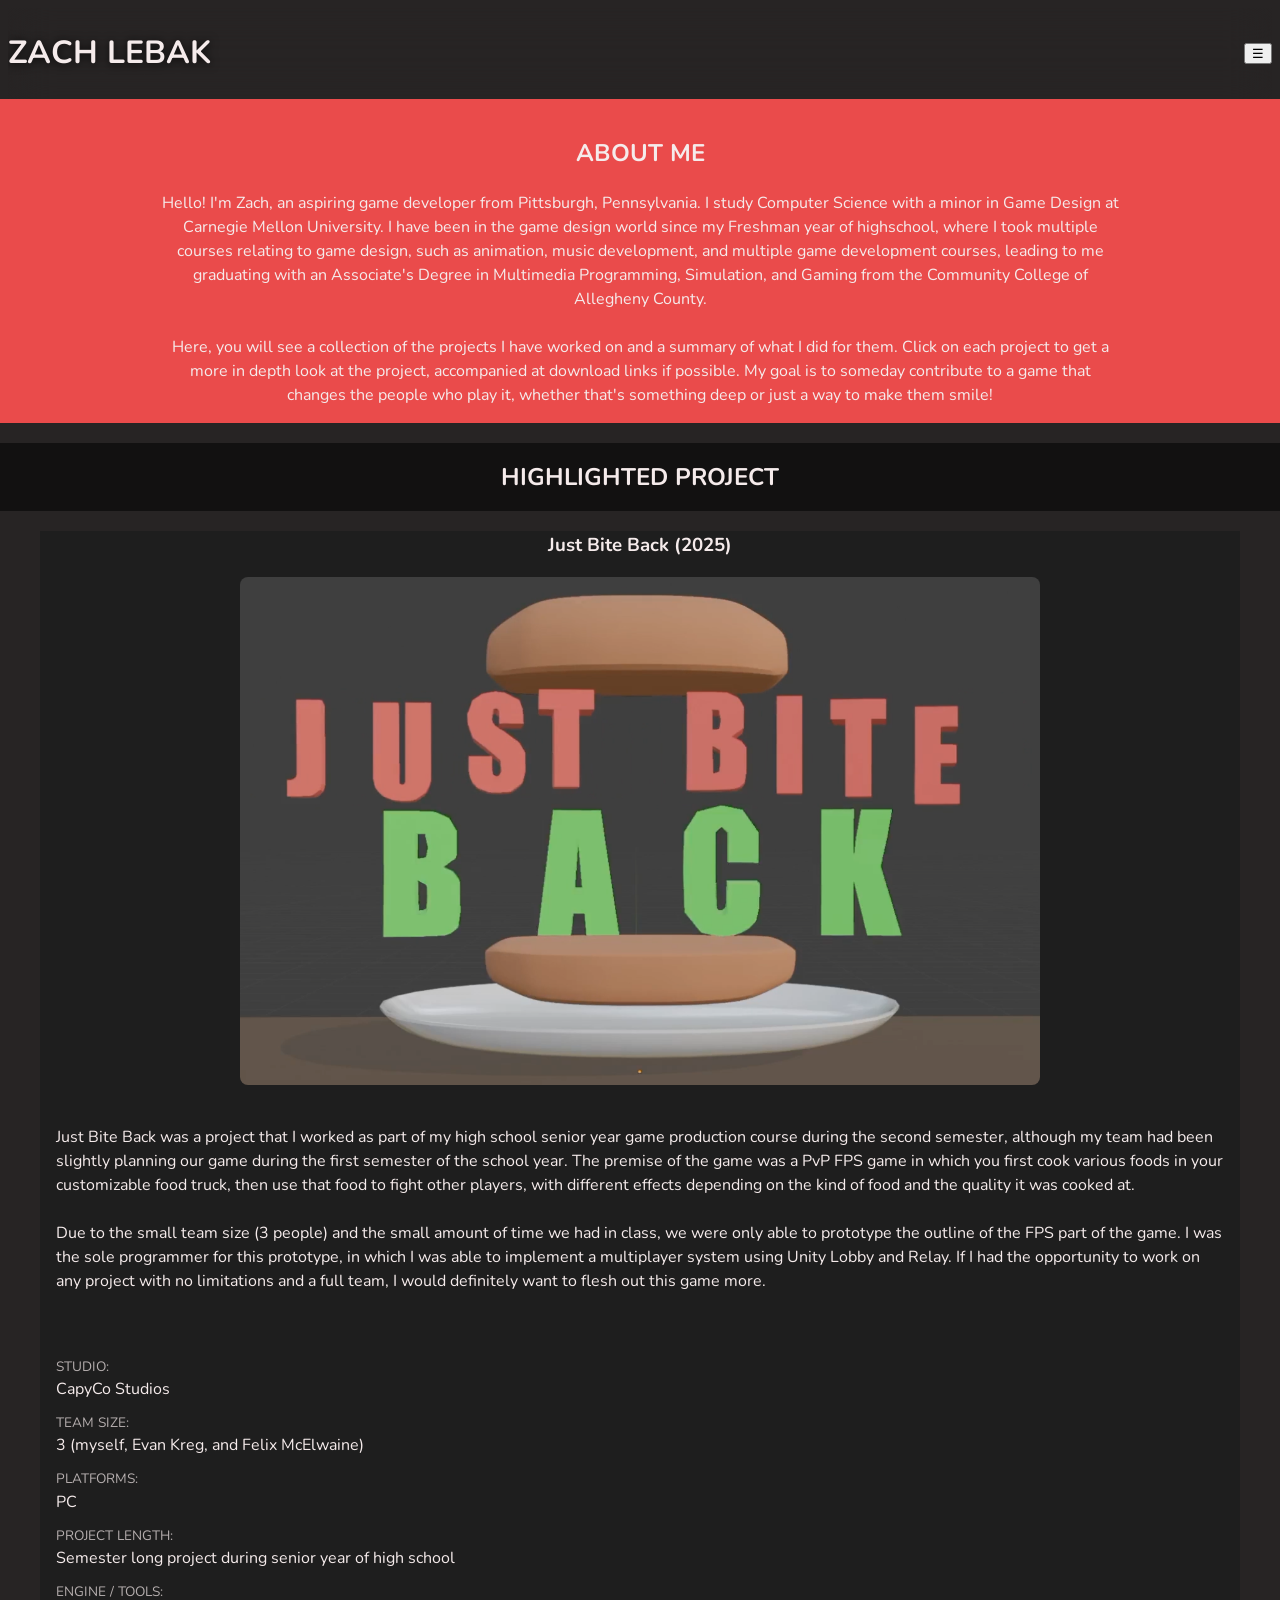
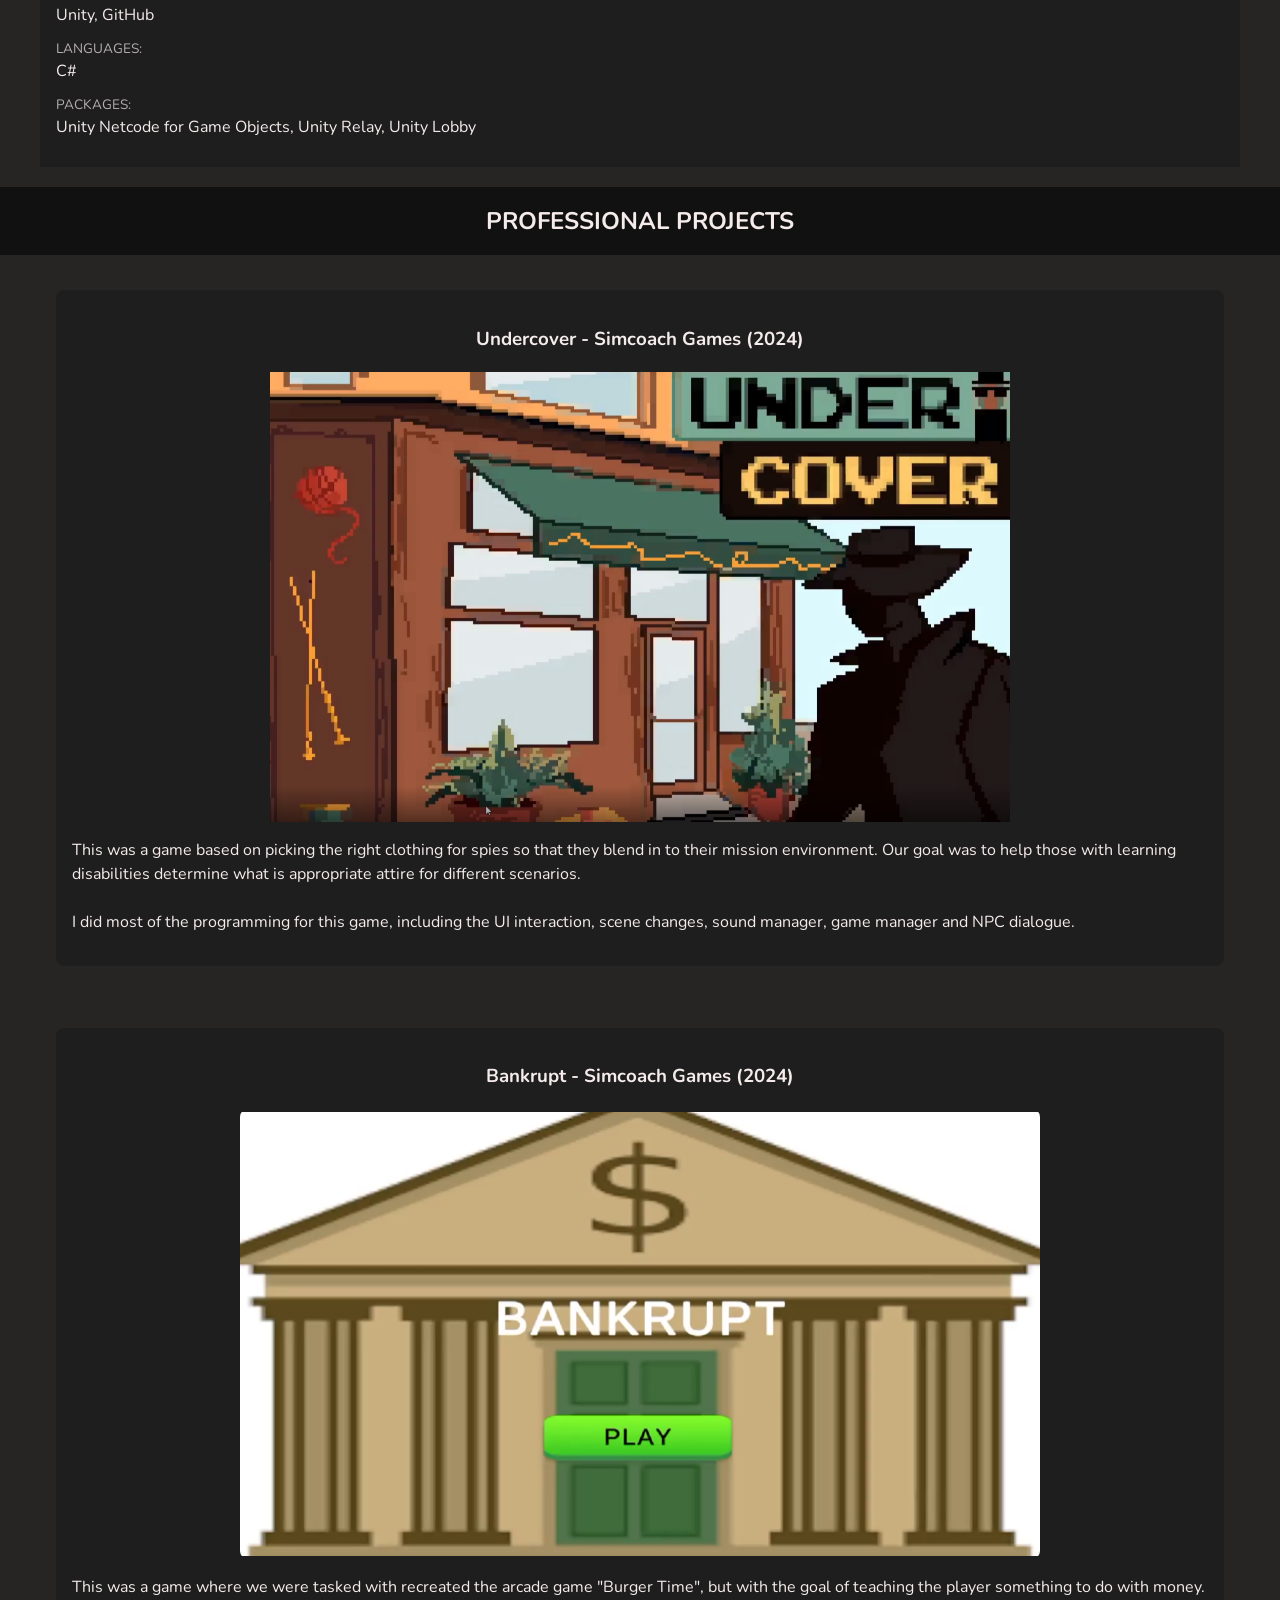
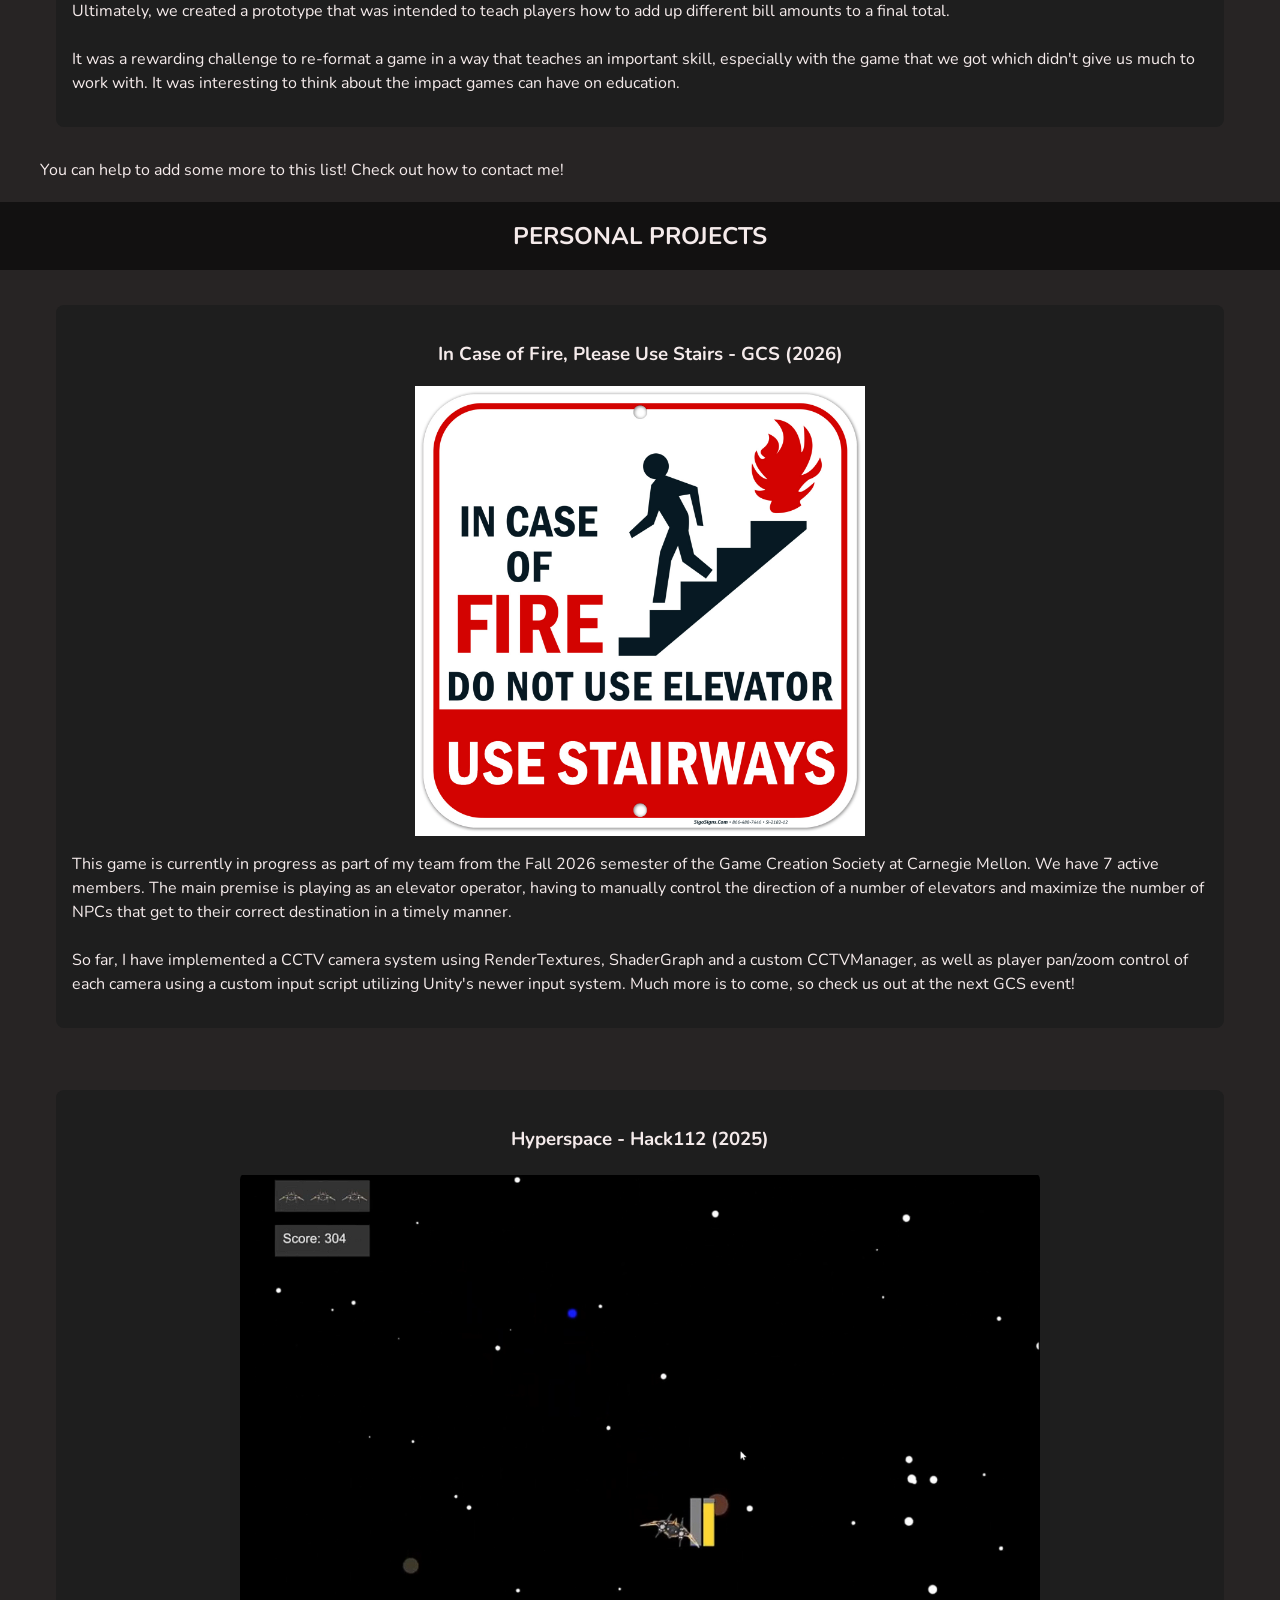
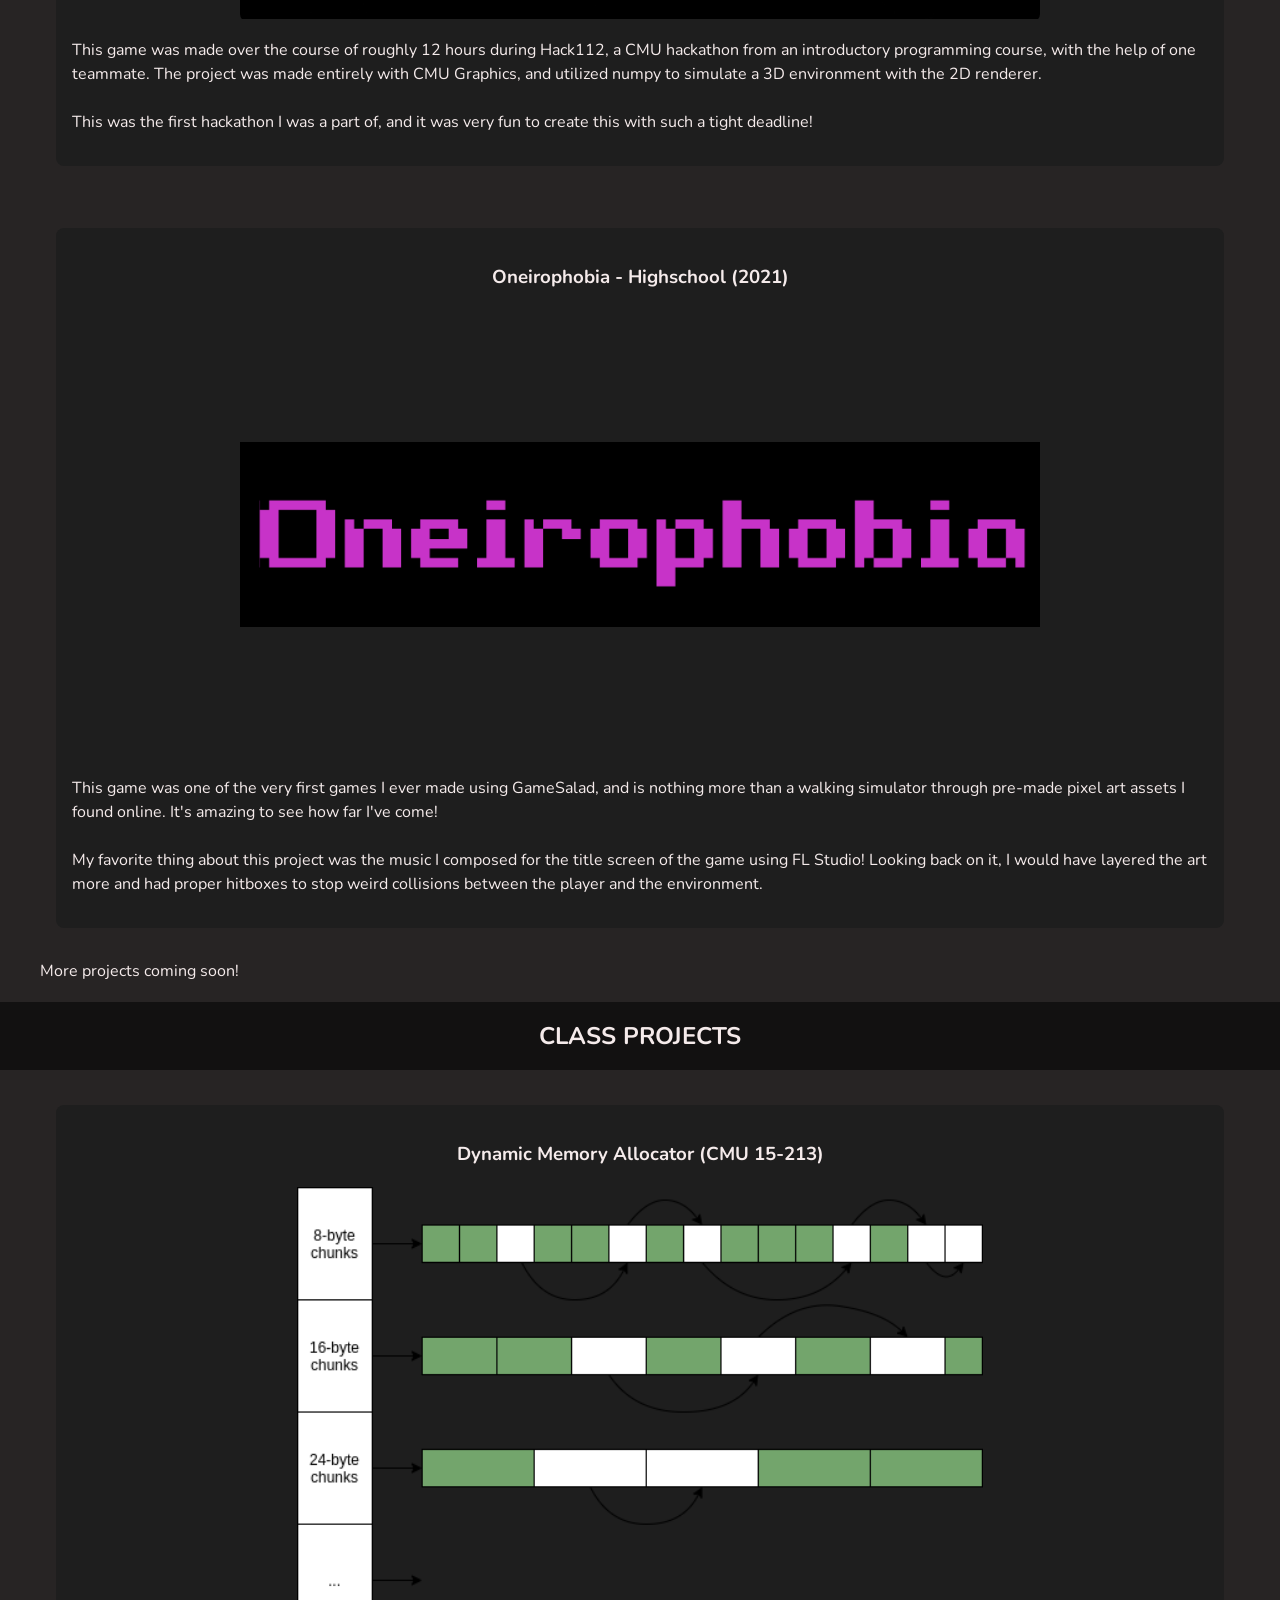
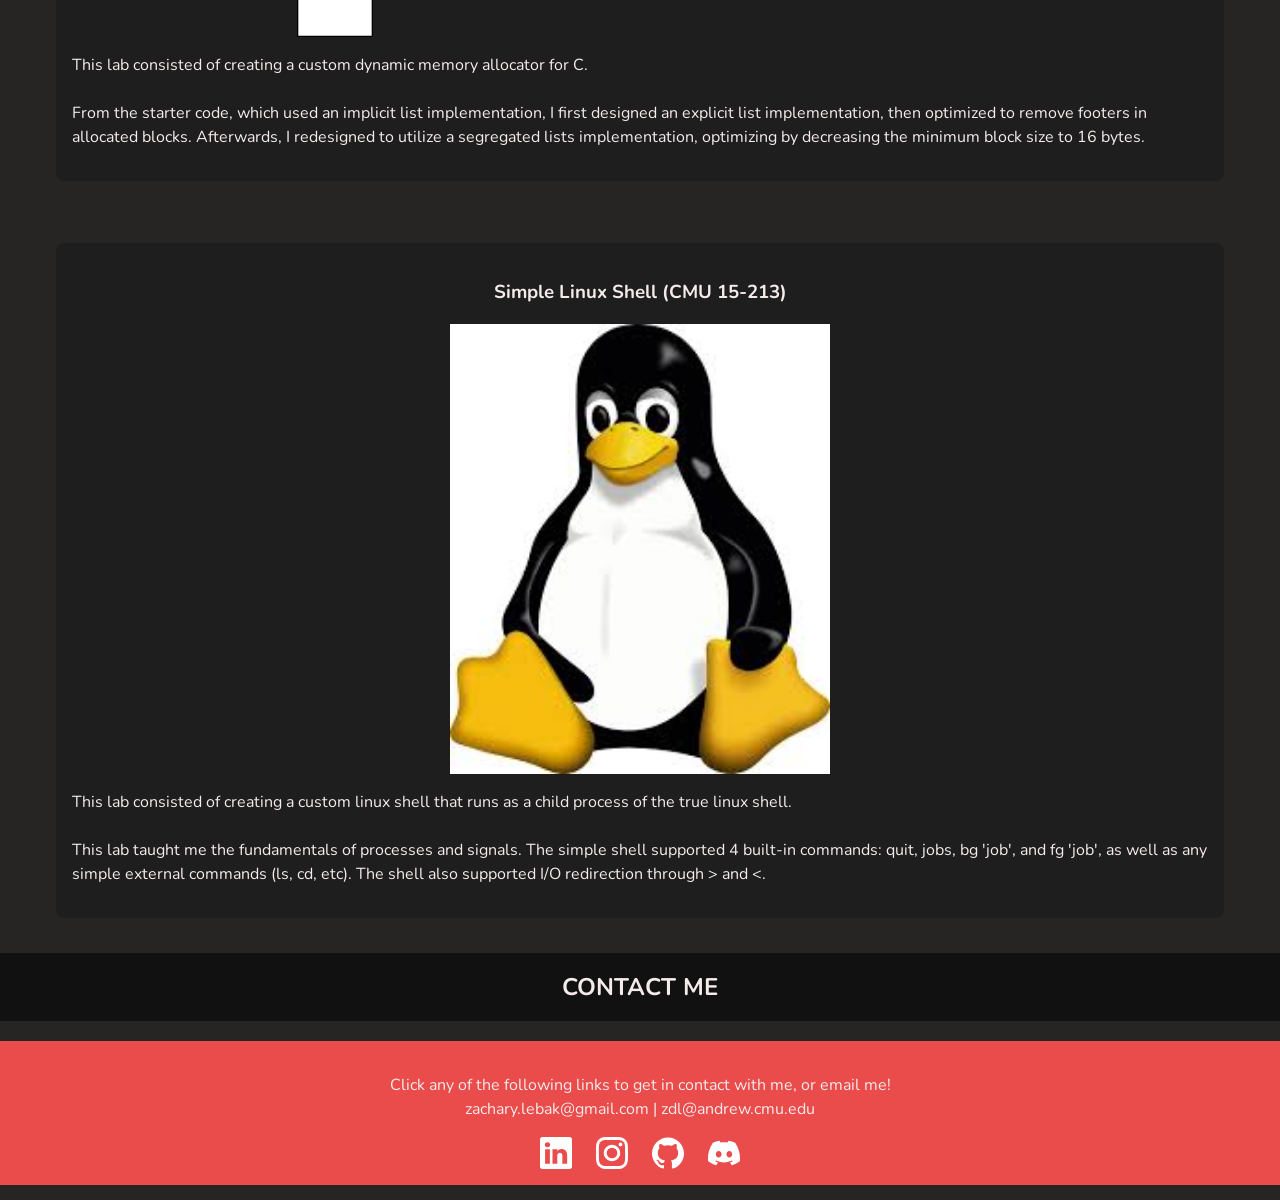
<file: index.html>
<!doctype html>
<html>
  <head>
    <meta name="viewport" content="width=device-width, initial-scale=1.0" />
    <link rel="preconnect" href="https://fonts.googleapis.com" />
    <link rel="preconnect" href="https://fonts.gstatic.com" crossorigin />
    <link
      href="https://fonts.googleapis.com/css2?family=Nunito:wght@400;600;700&display=swap"
      rel="stylesheet"
    />
    <link rel="stylesheet" href="style.css" />
    <title>Portfolio - Zach Lebak</title>
  </head>

  <body>
    <div id="loader" aria-hidden="true">
      <div class="spinner"></div>
    </div>

    <!--Header-->
    <header>
      <a href="index.html">
        <h1>ZACH LEBAK</h1>
      </a>
      <button class="nav-toggle">☰</button>
      <nav class="site-nav">
        <button class="nav-close" aria-label="Close Menu">✕</button>
        <a href="index.html"><img src="img/house-fill.svg" alt="" /> HOME</a>
        <a href="index.html#about"
          ><img src="img/person-badge.svg" alt="" /> ABOUT</a
        >
        <a href="index.html#prof-projects"
          ><img src="img/people-fill.svg" alt="" /> PROFESSIONAL PROJECTS</a
        >
        <a href="index.html#pers-projects"
          ><img src="img/heart-fill.svg" alt="" /> PERSONAL PROJECTS</a
        >
        <a href="resume.pdf"
          ><img src="img/file-earmark-person-fill.svg" alt="" /> RESUME</a
        >
        <a href="index.html#contact"
          ><img src="img/chat-fill.svg" alt="" /> CONTACT</a
        >
      </nav>
    </header>

    <!--Main-->
    <main>
      <!--About Me Section-->
      <section class="about-me-section" id="about">
        <h2>ABOUT ME</h2>
        <p>
          Hello! I'm Zach, an aspiring game developer from Pittsburgh,
          Pennsylvania. I study Computer Science with a minor in Game Design at
          Carnegie Mellon University. I have been in the game design world since
          my Freshman year of highschool, where I took multiple courses relating
          to game design, such as animation, music development, and multiple
          game development courses, leading to me graduating with an Associate's
          Degree in Multimedia Programming, Simulation, and Gaming from the
          Community College of Allegheny County.

          <br />
          <br />

          Here, you will see a collection of the projects I have worked on and a
          summary of what I did for them. Click on each project to get a more in
          depth look at the project, accompanied at download links if possible.
          My goal is to someday contribute to a game that changes the people who
          play it, whether that's something deep or just a way to make them
          smile!
        </p>
      </section>

      <!--Highlighted Project Section-->
      <section id="highlighted-project">
        <h2 class="header-band">HIGHLIGHTED PROJECT</h2>

        <!--Project-->
        <article class="featured-project">
          <a href="just-bite-back.html">
            <h3>Just Bite Back (2025)</h3>
            <img
              src="img/JustBiteBackLogo.png"
              alt="Just Bite Back caption photo"
            />
          </a>

          <div class="featured-details">
            <p>
              Just Bite Back was a project that I worked as part of my high
              school senior year game production course during the second
              semester, although my team had been slightly planning our game
              during the first semester of the school year. The premise of the
              game was a PvP FPS game in which you first cook various foods in
              your customizable food truck, then use that food to fight other
              players, with different effects depending on the kind of food and
              the quality it was cooked at.

              <br /><br />

              Due to the small team size (3 people) and the small amount of time
              we had in class, we were only able to prototype the outline of the
              FPS part of the game. I was the sole programmer for this
              prototype, in which I was able to implement a multiplayer system
              using Unity Lobby and Relay. If I had the opportunity to work on
              any project with no limitations and a full team, I would
              definitely want to flesh out this game more.
            </p>

            <dl>
              <dt>Studio:</dt>
              <dd>CapyCo Studios</dd>

              <dt>Team Size:</dt>
              <dd>3 (myself, Evan Kreg, and Felix McElwaine)</dd>

              <dt>Platforms:</dt>
              <dd>PC</dd>

              <dt>Project Length:</dt>
              <dd>Semester long project during senior year of high school</dd>

              <dt>Engine / Tools:</dt>
              <dd>Unity, GitHub</dd>

              <dt>Languages:</dt>
              <dd>C#</dd>

              <dt>Packages:</dt>
              <dd>Unity Netcode for Game Objects, Unity Relay, Unity Lobby</dd>
            </dl>
          </div>
        </article>
      </section>

      <!--Professional Projects Section-->
      <section id="prof-projects">
        <h2 class="header-band">PROFESSIONAL PROJECTS</h2>

        <div class="project-grid">
          <article class="project-card">
            <a href="undercover.html">
              <h3>Undercover - Simcoach Games (2024)</h3>
              <img src="img/Undercover.png" alt="Undercover Main Title" />
            </a>

            <div class="card-details">
              <p>
                This was a game based on picking the right clothing for spies so
                that they blend in to their mission environment. Our goal was to
                help those with learning disabilities determine what is
                appropriate attire for different scenarios.
                <br /><br />
                I did most of the programming for this game, including the UI
                interaction, scene changes, sound manager, game manager and NPC
                dialogue.
              </p>
            </div>
          </article>

          <article class="project-card">
            <a href="bankrupt.html">
              <h3>Bankrupt - Simcoach Games (2024)</h3>
              <img src="img/bankrupt.png" alt="Bankrupt Main Title" />
            </a>

            <div class="card-details">
              <p>
                This was a game where we were tasked with recreated the arcade
                game "Burger Time", but with the goal of teaching the player
                something to do with money. Ultimately, we created a prototype
                that was intended to teach players how to add up different bill
                amounts to a final total.
                <br /><br />
                It was a rewarding challenge to re-format a game in a way that
                teaches an important skill, especially with the game that we got
                which didn't give us much to work with. It was interesting to
                think about the impact games can have on education.
              </p>
            </div>
          </article>
        </div>

        <p>
          You can help to add some more to this list! Check out how to
          <a href="#contact">contact me!</a>
        </p>
      </section>

      <!-- Personal Projects Section-->
      <section id="pers-projects">
        <h2 class="header-band">PERSONAL PROJECTS</h2>

        <div class="project-grid">
          <article class="project-card">
            <a href="elevator-maintenance.html">
              <h3>In Case of Fire, Please Use Stairs - GCS (2026)</h3>
              <img
                src="img/fire-use-stairs.png"
                alt="In Case of Fire, Please Use Stairs sign"
              />
            </a>

            <div class="card-details">
              <p>
                This game is currently in progress as part of my team from the
                Fall 2026 semester of the Game Creation Society at Carnegie
                Mellon. We have 7 active members. The main premise is playing as
                an elevator operator, having to manually control the direction
                of a number of elevators and maximize the number of NPCs that
                get to their correct destination in a timely manner.
                <br /><br />
                So far, I have implemented a CCTV camera system using
                RenderTextures, ShaderGraph and a custom CCTVManager, as well as
                player pan/zoom control of each camera using a custom input
                script utilizing Unity's newer input system. Much more is to
                come, so check us out at the next GCS event!
              </p>
            </div>
          </article>

          <article class="project-card">
            <a href="https://youtu.be/0C5wSjrxGHQ?si=GXDcEX4s72ZC12TF">
              <h3>Hyperspace - Hack112 (2025)</h3>
              <img
                src="img/hyperspace.png"
                alt="A screenshot of Hyperspace gameplay"
              />
            </a>

            <div class="card-details">
              <p>
                This game was made over the course of roughly 12 hours during
                Hack112, a CMU hackathon from an introductory programming
                course, with the help of one teammate. The project was made
                entirely with CMU Graphics, and utilized numpy to simulate a 3D
                environment with the 2D renderer.

                <br /><br />

                This was the first hackathon I was a part of, and it was very
                fun to create this with such a tight deadline!
              </p>
            </div>
          </article>

          <article class="project-card">
            <a href="http://gsrca.de/165064">
              <h3>Oneirophobia - Highschool (2021)</h3>
              <img src="img/oneirophobia.png" alt="Oneirophobia Logo" />
            </a>

            <div class="card-details">
              <p>
                This game was one of the very first games I ever made using
                GameSalad, and is nothing more than a walking simulator through
                pre-made pixel art assets I found online. It's amazing to see
                how far I've come!
                <br /><br />
                My favorite thing about this project was the music I composed
                for the title screen of the game using FL Studio! Looking back
                on it, I would have layered the art more and had proper hitboxes
                to stop weird collisions between the player and the environment.
              </p>
            </div>
          </article>
        </div>

        <p>More projects coming soon!</p>
      </section>

      <section id="class-projects">
        <h2 class="header-band">CLASS PROJECTS</h2>

        <div class="project-grid">
          <article class="project-card">
            <h3>Dynamic Memory Allocator (CMU 15-213)</h3>
            <img
              src="img/memory-allocator.png"
              alt="A mock image of a seg list dynamic memory allocator."
            />

            <div class="card-details">
              <p>
                This lab consisted of creating a custom dynamic memory allocator
                for C.
                <br /><br />
                From the starter code, which used an implicit list
                implementation, I first designed an explicit list
                implementation, then optimized to remove footers in allocated
                blocks. Afterwards, I redesigned to utilize a segregated lists
                implementation, optimizing by decreasing the minimum block size
                to 16 bytes.
              </p>
            </div>
          </article>

          <article class="project-card">
            <h3>Simple Linux Shell (CMU 15-213)</h3>
            <img src="img/linux-logo.jpg" alt="The linux logo penguin." />

            <div class="card-details">
              <p>
                This lab consisted of creating a custom linux shell that runs as
                a child process of the true linux shell.
                <br /><br />
                This lab taught me the fundamentals of processes and signals.
                The simple shell supported 4 built-in commands: quit, jobs, bg
                'job', and fg 'job', as well as any simple external commands
                (ls, cd, etc). The shell also supported I/O redirection through
                > and <.
              </p>
            </div>
          </article>
        </div>
      </section>
    </main>

    <!--Footer-->
    <footer id="contact">
      <h2 class="header-band">CONTACT ME</h2>

      <article class="contact-section">
        <p>
          Click any of the following links to get in contact with me, or email
          me!

          <br />

          zachary.lebak@gmail.com | zdl@andrew.cmu.edu
        </p>

        <!--Links to socials-->
        <div class="social-links">
          <a href="https://www.linkedin.com/in/zachary-lebak-763389263/">
            <img src="img/linkedin.svg" alt="LinkedIn" />
          </a>
          <a href="https://www.instagram.com/doomflame64/">
            <img src="img/instagram.svg" alt="Instagram" />
          </a>
          <a href="https://github.com/DoomFlame">
            <img src="img/github.svg" alt="GitHub" />
          </a>
          <a href="https://discord.com/users/527137718740844547">
            <img src="img/discord.svg" alt="Discord" />
          </a>
        </div>
      </article>
    </footer>

    <!-- Link scripts -->
    <script src="script.js"></script>
  </body>
</html>
</file>
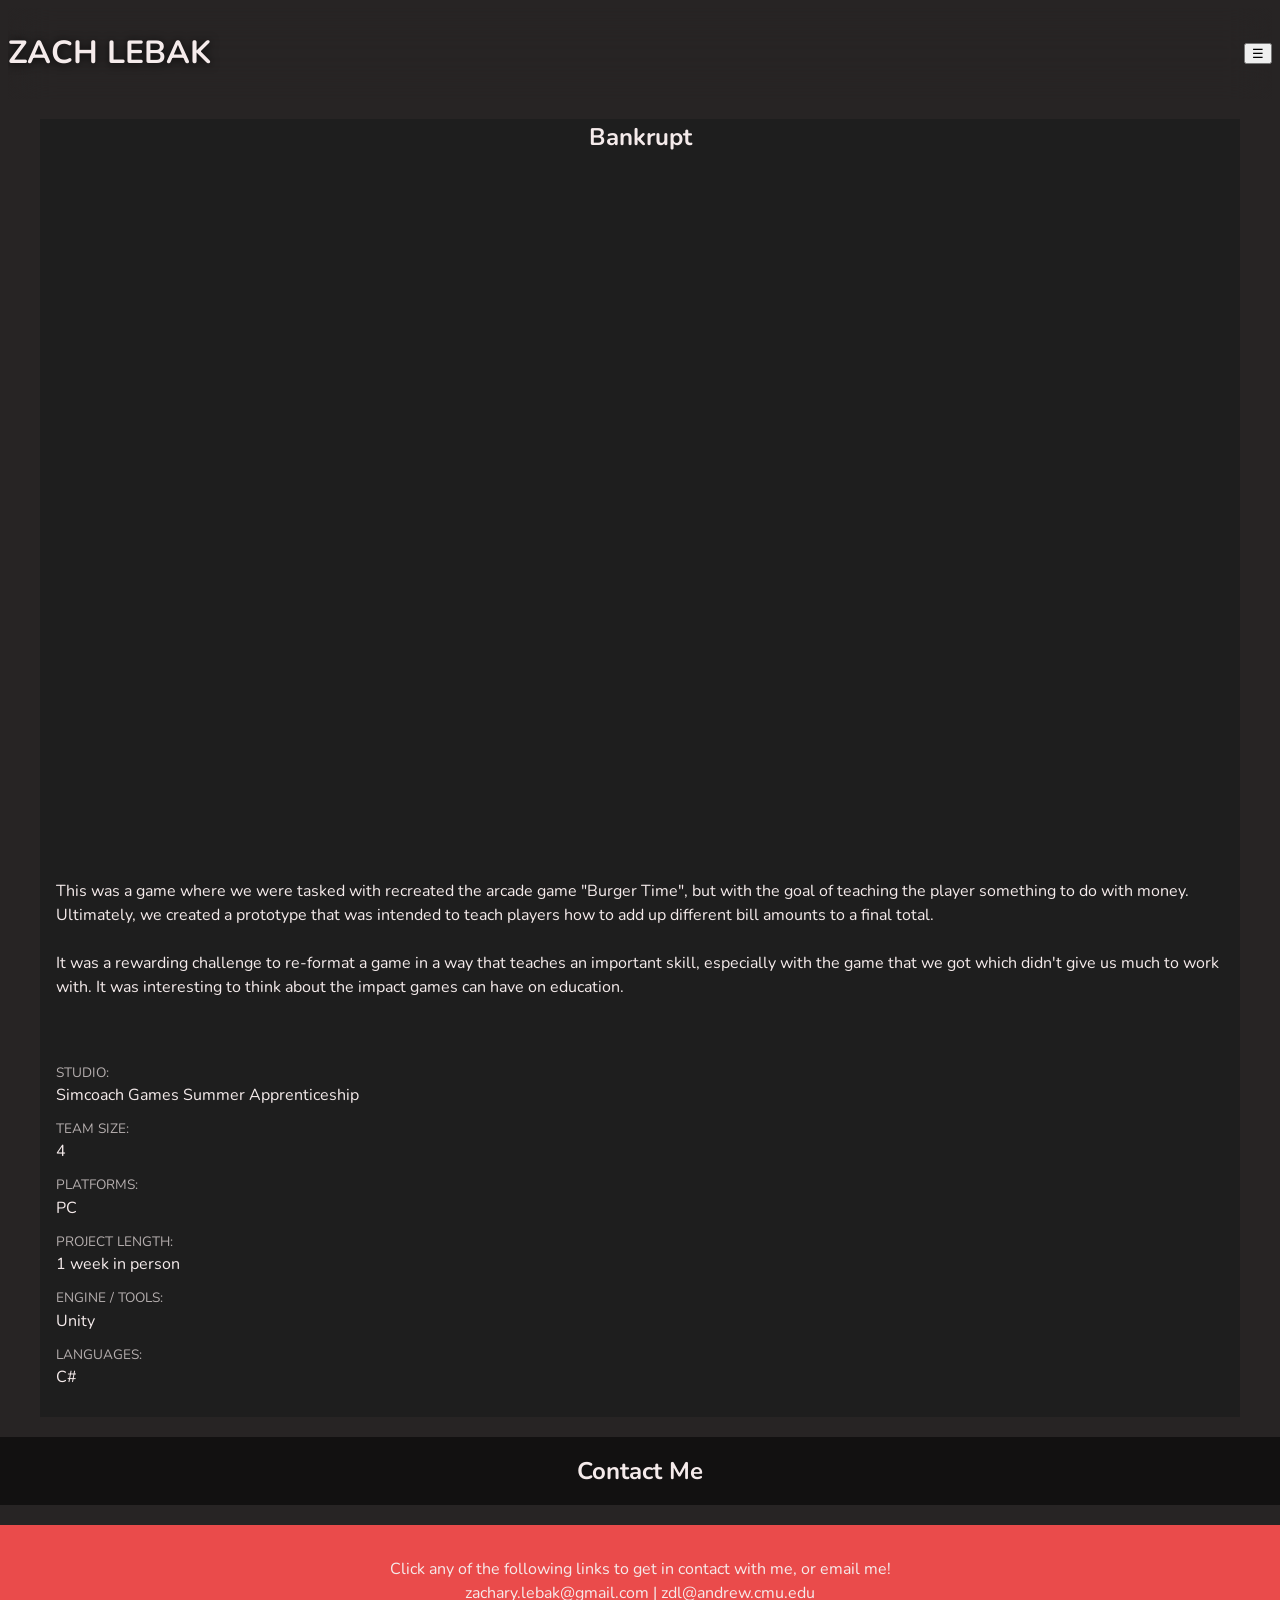
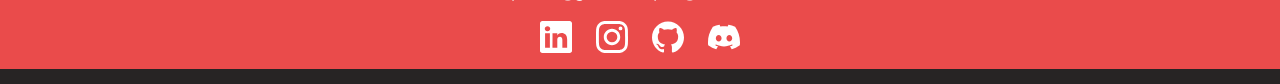
<file: bankrupt.html>
<!DOCTYPE html>
<html>

<head>
  <meta name="viewport" content="width=device-width, initial-scale=1.0">
  <link rel="preconnect" href="https://fonts.googleapis.com">
  <link rel="preconnect" href="https://fonts.gstatic.com" crossorigin>
  <link href="https://fonts.googleapis.com/css2?family=Nunito:wght@400;600;700&display=swap" rel="stylesheet">
  <link rel="stylesheet" href="style.css">
  <title>Project - Bankrupt</title>
</head>

<body>
  <div id="loader" aria-hidden="true">
    <div class="spinner"></div>
  </div>

  <!--Header-->
  <header>

    <a href="index.html">
      <h1>ZACH LEBAK</h1>
    </a>
    <button class="nav-toggle">☰</button>
    <nav class="site-nav">
      <button class="nav-close" aria-label="Close Menu">✕</button>
      <a href="index.html"><img src="img/house-fill.svg" alt=""> HOME</a>
      <a href="index.html#about"><img src="img/person-badge.svg" alt=""> ABOUT</a>
      <a href="index.html#prof-projects"><img src="img/people-fill.svg" alt=""> PROFESSIONAL PROJECTS</a>
      <a href="index.html#personal-projects"><img src="img/heart-fill.svg" alt=""> PERSONAL PROJECTS</a>
      <a href="resume.pdf"><img src="img/file-earmark-person-fill.svg" alt=""> RESUME</a>
      <a href="index.html#contact"><img src="img/chat-fill.svg" alt=""> CONTACT</a>
    </nav>

  </header>


  <!--Main-->
  <main>
    <article class="featured-project">
      <h1>Bankrupt</h1>

      <div class="video-embed">
        <iframe src="https://www.youtube.com/embed/IC19CwvwFJY?si=k1wuJDQXsdSJxyIe" title="Bankrupt Gameplay"
          loading="lazy" frameborder="0"
          allow="accelerometer; autoplay; clipboard-write; encrypted-media; gyroscope; picture-in-picture; web-share"
          referrerpolicy="strict-origin-when-cross-origin" allowfullscreen>
        </iframe>
      </div>

      <div class="featured-details">
        <p>
          This was a game where we were tasked with recreated the arcade game "Burger Time", but with the goal of
          teaching the player something to do with money. Ultimately, we created a prototype that was intended to teach
          players how to add up different bill amounts to a final total.
          <br><br>
          It was a rewarding challenge to re-format a game in a way that teaches an important skill, especially with the
          game that we got which didn't give us much to work with. It was interesting to think about the impact games
          can have on education.
        </p>

        <dl>
          <dt>Studio:</dt>
          <dd>Simcoach Games Summer Apprenticeship</dd>

          <dt>Team Size:</dt>
          <dd>4</dd>

          <dt>Platforms:</dt>
          <dd>PC</dd>

          <dt>Project Length:</dt>
          <dd>1 week in person</dd>

          <dt>Engine / Tools:</dt>
          <dd>Unity</dd>

          <dt>Languages:</dt>
          <dd>C#</dd>
        </dl>
      </div>
    </article>
  </main>

  <!--Footer-->
  <footer id="contact">
    <h2 class="header-band">Contact Me</h2>

    <article class="contact-section">
      <p>
        Click any of the following links to get in contact with me, or email me!

        <br>

        zachary.lebak@gmail.com | zdl@andrew.cmu.edu
      </p>

      <!--Links to socials-->
      <div class="social-links">
        <a href="https://www.linkedin.com/in/zachary-lebak-763389263/">
          <img src="img/linkedin.svg" alt="LinkedIn">
        </a>
        <a href="https://www.instagram.com/doomflame64/">
          <img src="img/instagram.svg" alt="Instagram">
        </a>
        <a href="https://github.com/DoomFlame">
          <img src="img/github.svg" alt="GitHub">
        </a>
        <a href="https://discord.com/users/527137718740844547">
          <img src="img/discord.svg" alt="Discord">
        </a>
      </div>
    </article>

  </footer>

  <!-- Link scripts -->
  <script src="script.js"></script>
</body>

</html>
</file>
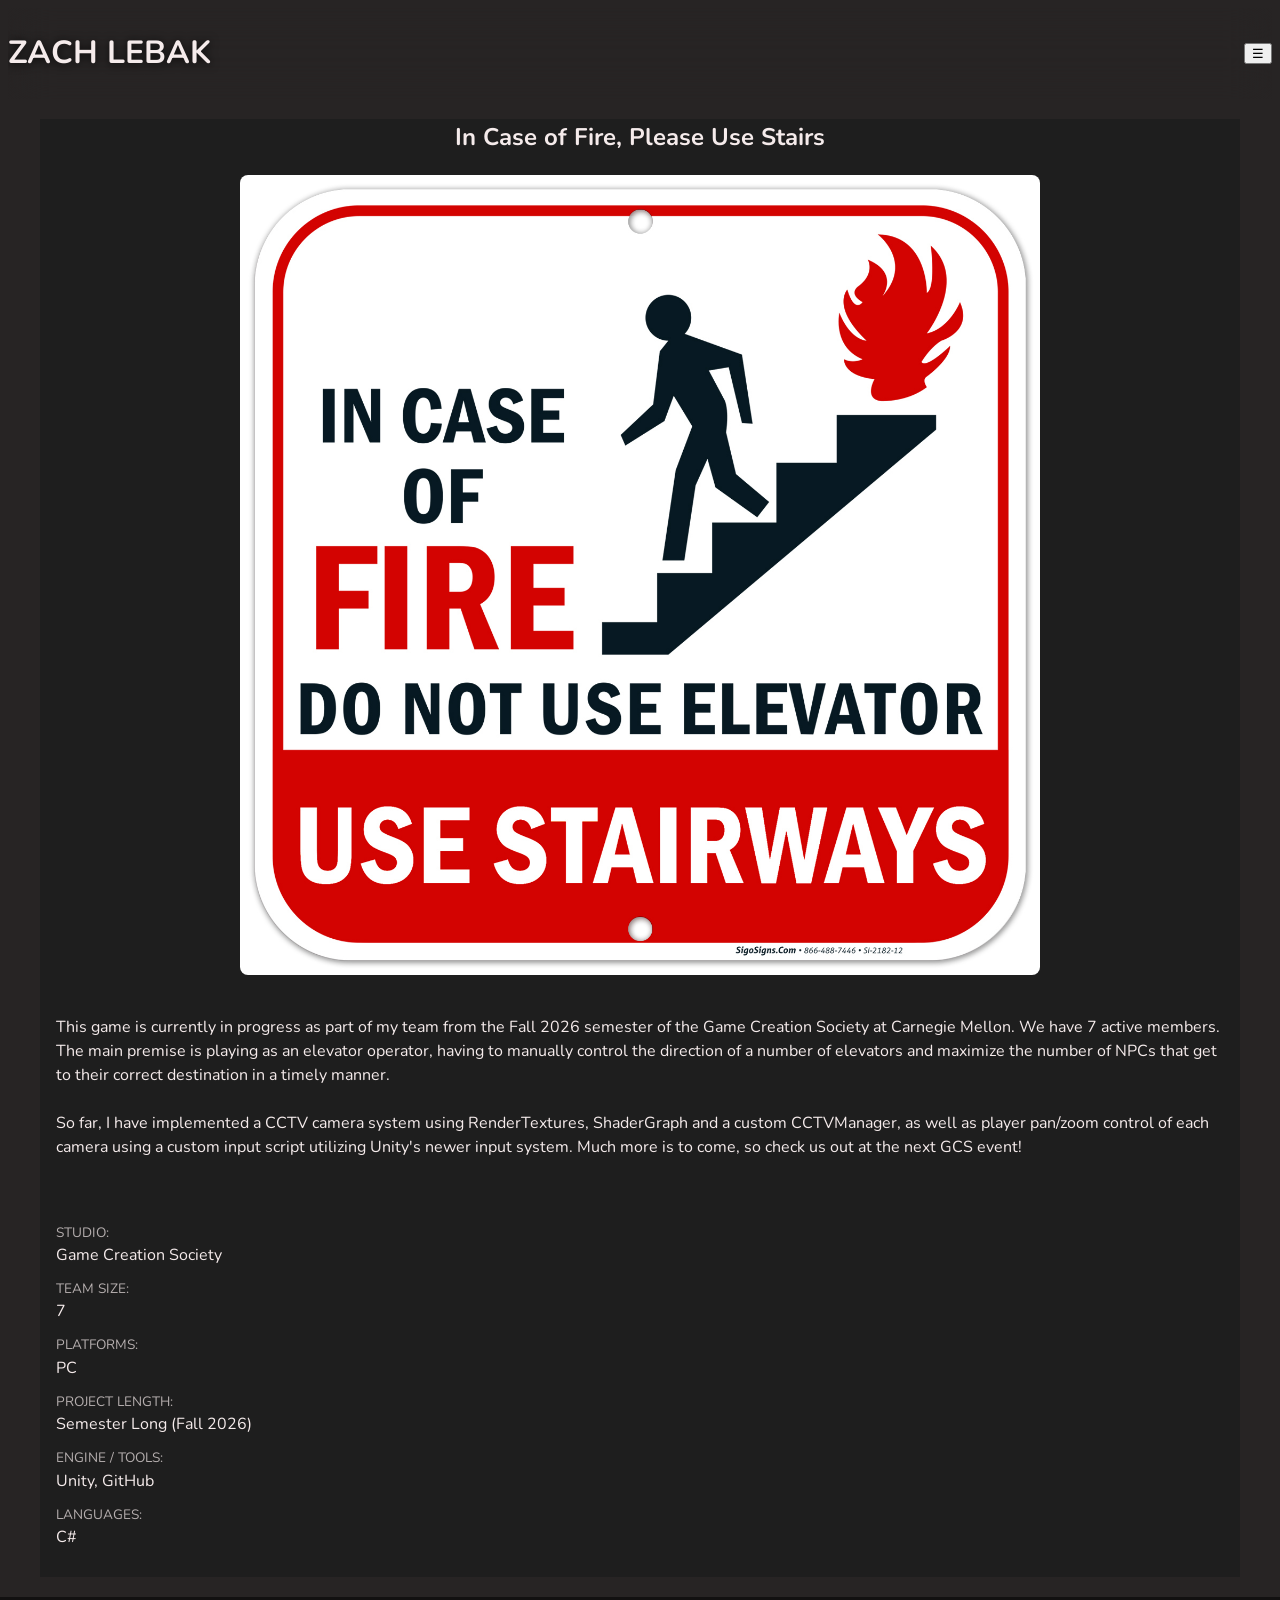
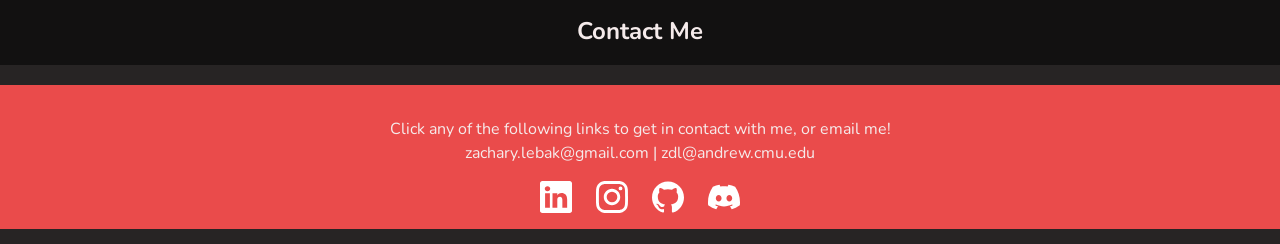
<file: elevator-maintenance.html>
<!DOCTYPE html>
<html>

<head>
  <meta name="viewport" content="width=device-width, initial-scale=1.0">
  <link rel="preconnect" href="https://fonts.googleapis.com">
  <link rel="preconnect" href="https://fonts.gstatic.com" crossorigin>
  <link href="https://fonts.googleapis.com/css2?family=Nunito:wght@400;600;700&display=swap" rel="stylesheet">
  <link rel="stylesheet" href="style.css">
  <title>Project - In Case of Fire, Please Use Stairs</title>
</head>

<body>
  <div id="loader" aria-hidden="true">
    <div class="spinner"></div>
  </div>

  <!--Header-->
  <header>

    <a href="index.html">
      <h1>ZACH LEBAK</h1>
    </a>
    <button class="nav-toggle">☰</button>
    <nav class="site-nav">
      <button class="nav-close" aria-label="Close Menu">✕</button>
      <a href="index.html"><img src="img/house-fill.svg" alt=""> HOME</a>
      <a href="index.html#about"><img src="img/person-badge.svg" alt=""> ABOUT</a>
      <a href="index.html#prof-projects"><img src="img/people-fill.svg" alt=""> PROFESSIONAL PROJECTS</a>
      <a href="index.html#personal-projects"><img src="img/heart-fill.svg" alt=""> PERSONAL PROJECTS</a>
      <a href="resume.pdf"><img src="img/file-earmark-person-fill.svg" alt=""> RESUME</a>
      <a href="index.html#contact"><img src="img/chat-fill.svg" alt=""> CONTACT</a>
    </nav>

  </header>


  <!--Main-->
  <main>
    <article class="featured-project">
      <h1>In Case of Fire, Please Use Stairs</h1>
      <img src="img/fire-use-stairs.png" alt="In Case of Fire, Please Use Stairs sign">

      <div class="featured-details">
        <p>
          This game is currently in progress as part of my team from the Fall 2026 semester of the Game Creation
          Society at Carnegie Mellon. We have 7 active members. The main premise is playing as an elevator operator,
          having to manually control the direction of a number of elevators and maximize the number of NPCs that get
          to their correct destination in a timely manner.
          <br><br>
          So far, I have implemented a CCTV camera system using RenderTextures, ShaderGraph and a custom
          CCTVManager, as well as player pan/zoom control of each camera using a custom input script utilizing
          Unity's newer input system. Much more is to come, so check us out at the next GCS event!
        </p>

        <dl>
          <dt>Studio:</dt>
          <dd>Game Creation Society</dd>

          <dt>Team Size:</dt>
          <dd>7</dd>

          <dt>Platforms:</dt>
          <dd>PC</dd>

          <dt>Project Length:</dt>
          <dd>Semester Long (Fall 2026)</dd>

          <dt>Engine / Tools:</dt>
          <dd>Unity, GitHub</dd>

          <dt>Languages:</dt>
          <dd>C#</dd>
        </dl>
      </div>
    </article>
  </main>

  <!--Footer-->
  <footer id="contact">
    <h2 class="header-band">Contact Me</h2>

    <article class="contact-section">
      <p>
        Click any of the following links to get in contact with me, or email me!

        <br>

        zachary.lebak@gmail.com | zdl@andrew.cmu.edu
      </p>

      <!--Links to socials-->
      <div class="social-links">
        <a href="https://www.linkedin.com/in/zachary-lebak-763389263/">
          <img src="img/linkedin.svg" alt="LinkedIn">
        </a>
        <a href="https://www.instagram.com/doomflame64/">
          <img src="img/instagram.svg" alt="Instagram">
        </a>
        <a href="https://github.com/DoomFlame">
          <img src="img/github.svg" alt="GitHub">
        </a>
        <a href="https://discord.com/users/527137718740844547">
          <img src="img/discord.svg" alt="Discord">
        </a>
      </div>
    </article>

  </footer>

  <!-- Link scripts -->
  <script src="script.js"></script>
</body>

</html>
</file>
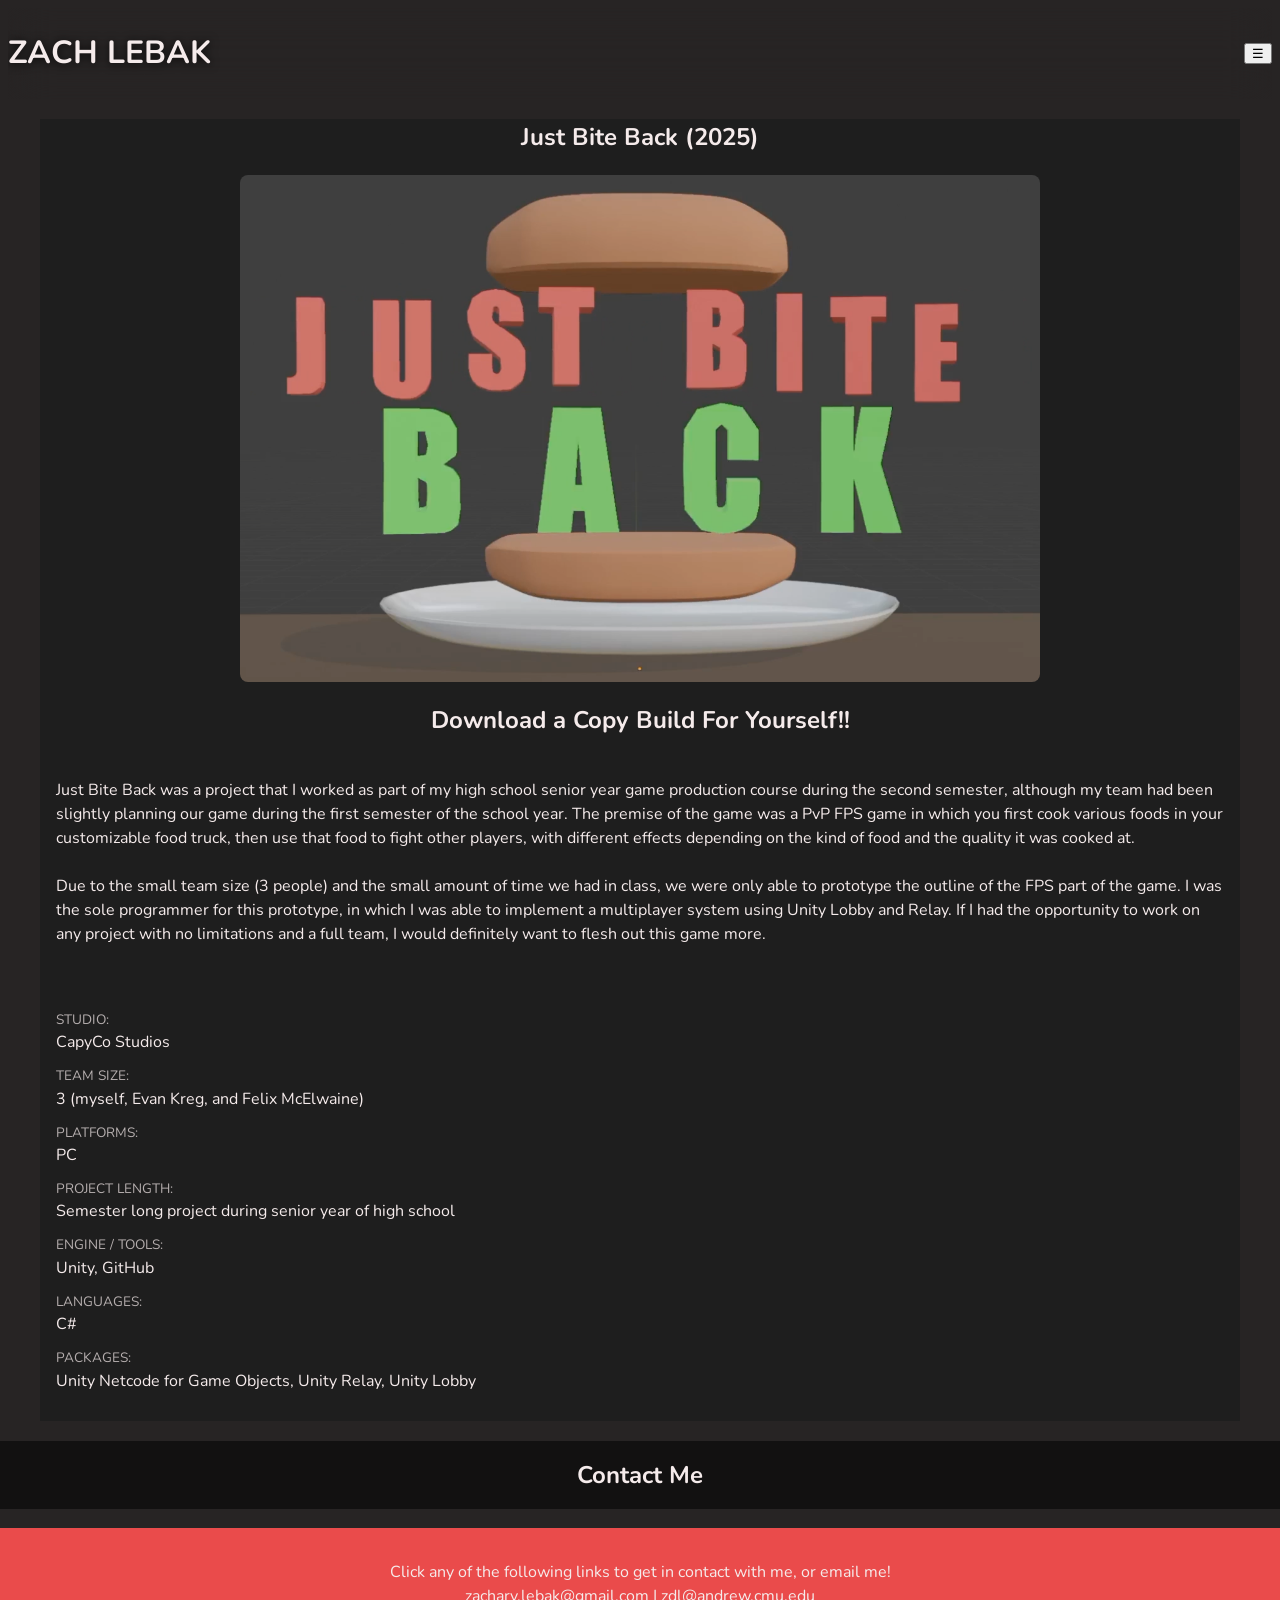
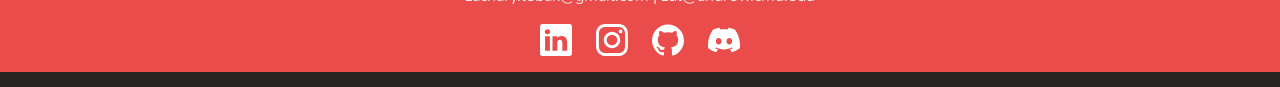
<file: just-bite-back.html>
<!doctype html>
<html>
  <head>
    <meta name="viewport" content="width=device-width, initial-scale=1.0" />
    <link rel="preconnect" href="https://fonts.googleapis.com" />
    <link rel="preconnect" href="https://fonts.gstatic.com" crossorigin />
    <link
      href="https://fonts.googleapis.com/css2?family=Nunito:wght@400;600;700&display=swap"
      rel="stylesheet"
    />
    <link rel="stylesheet" href="style.css" />
    <title>Project - Just Bite Back</title>
  </head>

  <body>
    <div id="loader" aria-hidden="true">
      <div class="spinner"></div>
    </div>

    <!--Header-->
    <header>
      <a href="index.html">
        <h1>ZACH LEBAK</h1>
      </a>
      <button class="nav-toggle">☰</button>
      <nav class="site-nav">
        <button class="nav-close" aria-label="Close Menu">✕</button>
        <a href="index.html"><img src="img/house-fill.svg" alt="" /> HOME</a>
        <a href="index.html#about"
          ><img src="img/person-badge.svg" alt="" /> ABOUT</a
        >
        <a href="index.html#prof-projects"
          ><img src="img/people-fill.svg" alt="" /> PROFESSIONAL PROJECTS</a
        >
        <a href="index.html#personal-projects"
          ><img src="img/heart-fill.svg" alt="" /> PERSONAL PROJECTS</a
        >
        <a href="resume.pdf"
          ><img src="img/file-earmark-person-fill.svg" alt="" /> RESUME</a
        >
        <a href="index.html#contact"
          ><img src="img/chat-fill.svg" alt="" /> CONTACT</a
        >
      </nav>
    </header>

    <!--Main-->
    <main>
      <article class="featured-project">
        <h1>Just Bite Back (2025)</h1>
        <img
          src="img/JustBiteBackLogo.png"
          alt="Just Bite Back caption photo"
        />

        <a
          href="https://drive.google.com/file/d/1k220V2Wcney2MJxldcKRZJjWkZpJBJUO/view?usp=drive_link"
        >
          <h1>Download a Copy Build For Yourself!!</h1>
        </a>

        <div class="featured-details">
          <p>
            Just Bite Back was a project that I worked as part of my high school
            senior year game production course during the second semester,
            although my team had been slightly planning our game during the
            first semester of the school year. The premise of the game was a PvP
            FPS game in which you first cook various foods in your customizable
            food truck, then use that food to fight other players, with
            different effects depending on the kind of food and the quality it
            was cooked at.

            <br /><br />

            Due to the small team size (3 people) and the small amount of time
            we had in class, we were only able to prototype the outline of the
            FPS part of the game. I was the sole programmer for this prototype,
            in which I was able to implement a multiplayer system using Unity
            Lobby and Relay. If I had the opportunity to work on any project
            with no limitations and a full team, I would definitely want to
            flesh out this game more.
          </p>

          <dl>
            <dt>Studio:</dt>
            <dd>CapyCo Studios</dd>

            <dt>Team Size:</dt>
            <dd>3 (myself, Evan Kreg, and Felix McElwaine)</dd>

            <dt>Platforms:</dt>
            <dd>PC</dd>

            <dt>Project Length:</dt>
            <dd>Semester long project during senior year of high school</dd>

            <dt>Engine / Tools:</dt>
            <dd>Unity, GitHub</dd>

            <dt>Languages:</dt>
            <dd>C#</dd>

            <dt>Packages:</dt>
            <dd>Unity Netcode for Game Objects, Unity Relay, Unity Lobby</dd>
          </dl>
        </div>
      </article>
    </main>

    <!--Footer-->
    <footer id="contact">
      <h2 class="header-band">Contact Me</h2>

      <article class="contact-section">
        <p>
          Click any of the following links to get in contact with me, or email
          me!

          <br />

          zachary.lebak@gmail.com | zdl@andrew.cmu.edu
        </p>

        <!--Links to socials-->
        <div class="social-links">
          <a href="https://www.linkedin.com/in/zachary-lebak-763389263/">
            <img src="img/linkedin.svg" alt="LinkedIn" />
          </a>
          <a href="https://www.instagram.com/doomflame64/">
            <img src="img/instagram.svg" alt="Instagram" />
          </a>
          <a href="https://github.com/DoomFlame">
            <img src="img/github.svg" alt="GitHub" />
          </a>
          <a href="https://discord.com/users/527137718740844547">
            <img src="img/discord.svg" alt="Discord" />
          </a>
        </div>
      </article>
    </footer>

    <!-- Link scripts -->
    <script src="script.js"></script>
  </body>
</html>
</file>
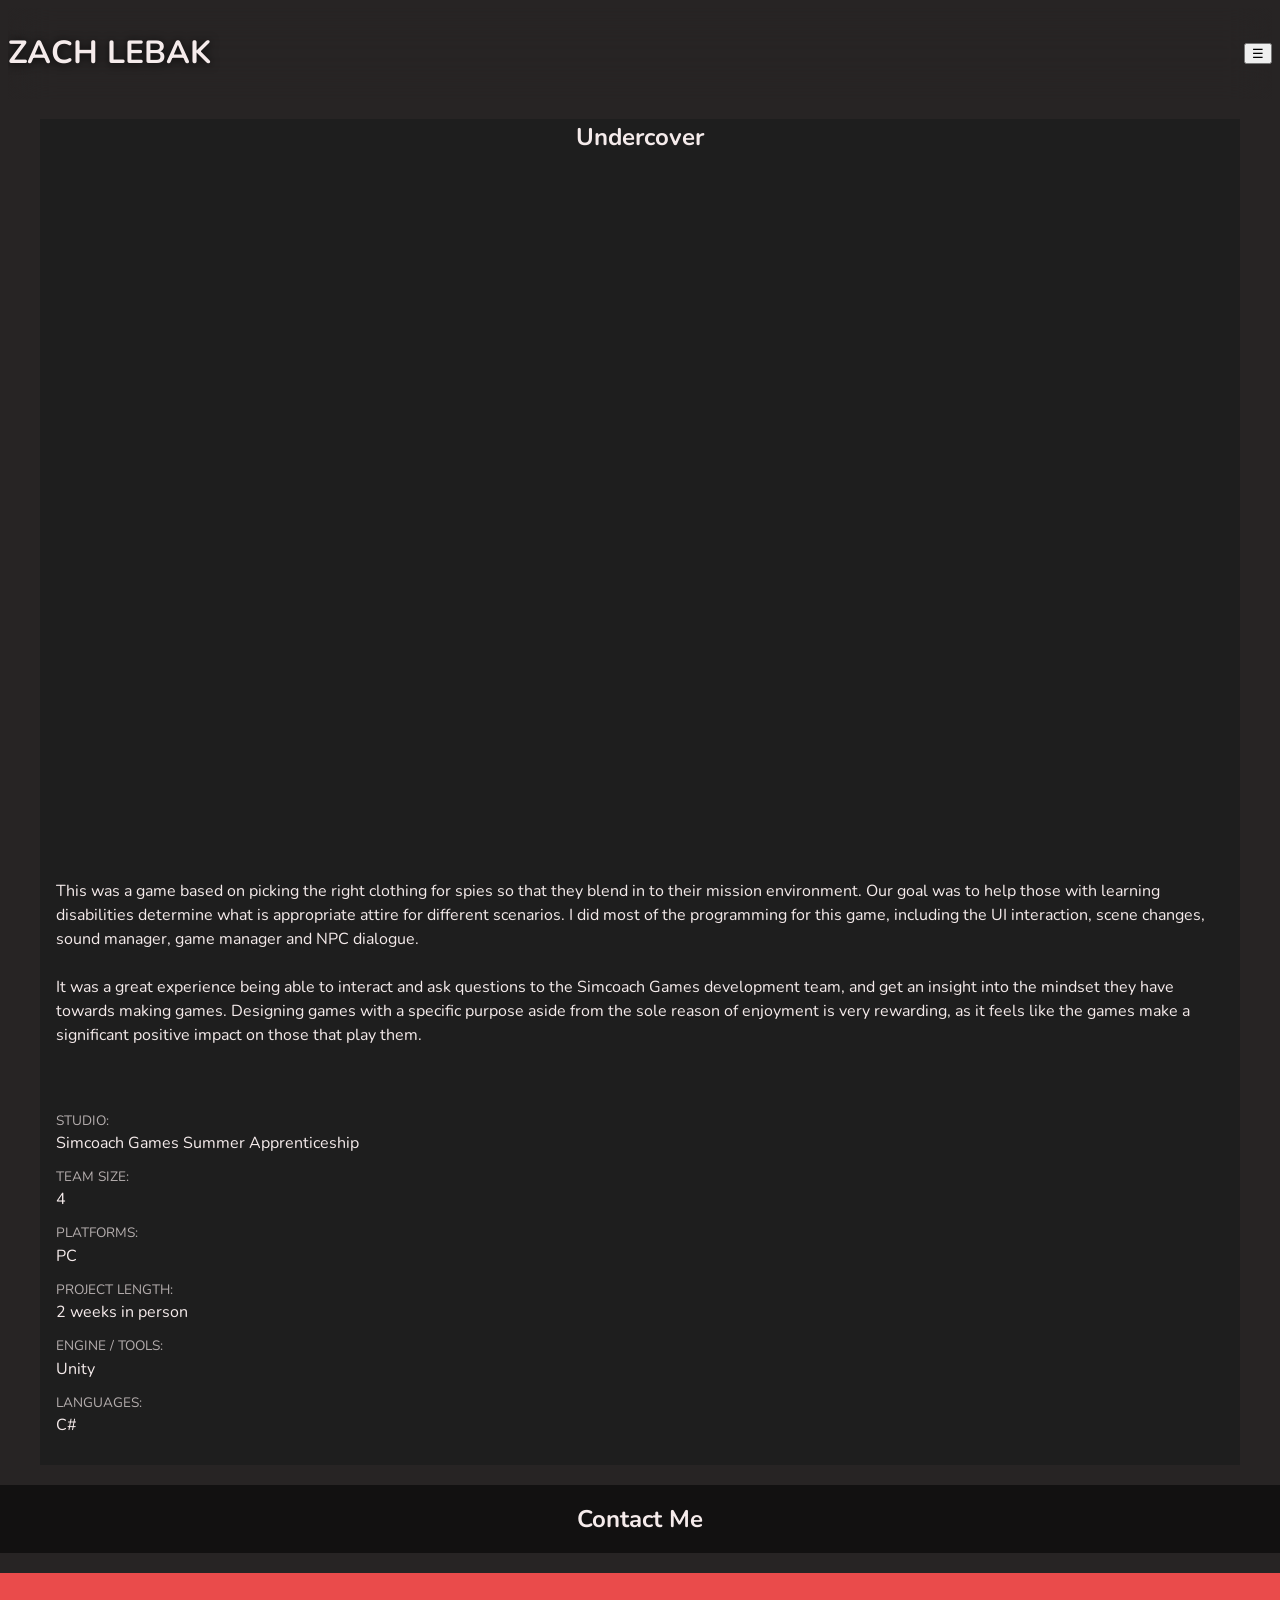
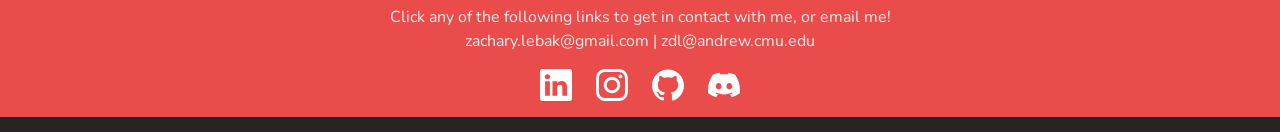
<file: undercover.html>
<!doctype html>
<html>

<head>
  <meta name="viewport" content="width=device-width, initial-scale=1.0" />
  <link rel="preconnect" href="https://fonts.googleapis.com" />
  <link rel="preconnect" href="https://fonts.gstatic.com" crossorigin />
  <link href="https://fonts.googleapis.com/css2?family=Nunito:wght@400;600;700&display=swap" rel="stylesheet" />
  <link rel="stylesheet" href="style.css" />
  <title>Project - Undercover</title>
</head>

<body>
  <div id="loader" aria-hidden="true">
    <div class="spinner"></div>
  </div>

  <!--Header-->
  <header>
    <a href="index.html">
      <h1>ZACH LEBAK</h1>
    </a>
    <button class="nav-toggle">☰</button>
    <nav class="site-nav">
      <button class="nav-close" aria-label="Close Menu">✕</button>
      <a href="index.html"><img src="img/house-fill.svg" alt="" /> HOME</a>
      <a href="index.html#about"><img src="img/person-badge.svg" alt="" /> ABOUT</a>
      <a href="index.html#prof-projects"><img src="img/people-fill.svg" alt="" /> PROFESSIONAL PROJECTS</a>
      <a href="index.html#personal-projects"><img src="img/heart-fill.svg" alt="" /> PERSONAL PROJECTS</a>
      <a href="resume.pdf"><img src="img/file-earmark-person-fill.svg" alt="" /> RESUME</a>
      <a href="index.html#contact"><img src="img/chat-fill.svg" alt="" /> CONTACT</a>
    </nav>
  </header>

  <!--Main-->
  <main>
    <article class="featured-project">
      <h1>Undercover</h1>

      <div class="video-embed">
        <iframe src="https://www.youtube.com/embed/hLeuH2KstnE?si=cfYOrfOFlfSjHARV" title="Undercover Gameplay"
          loading="lazy" frameborder="0" allow="
              accelerometer;
              autoplay;
              clipboard-write;
              encrypted-media;
              gyroscope;
              picture-in-picture;
              web-share;
            " referrerpolicy="strict-origin-when-cross-origin" allowfullscreen>
        </iframe>
      </div>

      <div class="featured-details">
        <p>
          This was a game based on picking the right clothing for spies so
          that they blend in to their mission environment. Our goal was to
          help those with learning disabilities determine what is appropriate
          attire for different scenarios. I did most of the programming for
          this game, including the UI interaction, scene changes, sound
          manager, game manager and NPC dialogue.
          <br /><br />
          It was a great experience being able to interact and ask questions
          to the Simcoach Games development team, and get an insight into the
          mindset they have towards making games. Designing games with a
          specific purpose aside from the sole reason of enjoyment is very
          rewarding, as it feels like the games make a significant positive
          impact on those that play them.
        </p>

        <dl>
          <dt>Studio:</dt>
          <dd>Simcoach Games Summer Apprenticeship</dd>

          <dt>Team Size:</dt>
          <dd>4</dd>

          <dt>Platforms:</dt>
          <dd>PC</dd>

          <dt>Project Length:</dt>
          <dd>2 weeks in person</dd>

          <dt>Engine / Tools:</dt>
          <dd>Unity</dd>

          <dt>Languages:</dt>
          <dd>C#</dd>
        </dl>
      </div>
    </article>
  </main>

  <!--Footer-->
  <footer id="contact">
    <h2 class="header-band">Contact Me</h2>

    <article class="contact-section">
      <p>
        Click any of the following links to get in contact with me, or email
        me!

        <br />

        zachary.lebak@gmail.com | zdl@andrew.cmu.edu
      </p>

      <!--Links to socials-->
      <div class="social-links">
        <a href="https://www.linkedin.com/in/zachary-lebak-763389263/">
          <img src="img/linkedin.svg" alt="LinkedIn" />
        </a>
        <a href="https://www.instagram.com/doomflame64/">
          <img src="img/instagram.svg" alt="Instagram" />
        </a>
        <a href="https://github.com/DoomFlame">
          <img src="img/github.svg" alt="GitHub" />
        </a>
        <a href="https://discord.com/users/527137718740844547">
          <img src="img/discord.svg" alt="Discord" />
        </a>
      </div>
    </article>
  </footer>

  <!-- Link scripts -->
  <script src="script.js"></script>
</body>

</html>
</file>
<file: style.css>
:root {
  --bg-color: #272424;
  --header-color: #121111;
  --text-color: #f5ebeb;
  --card-bg: #1e1e1e;
  --accent: #ea4b4b;
  --accent-translucent: #ea4b4bca;
}

* {
  box-sizing: border-box;
}

/* Body */
body {
  background-color: var(--bg-color);
  color: var(--text-color);
  font-family: "Nunito", sans-serif;
  line-height: 1.5;
  overflow-x: hidden;
}

/* Loader */
#loader {
  position: fixed;
  inset: 0;
  background-color: var(--bg-color);
  display: flex;
  justify-content: center;
  align-items: center;
  z-index: 9999;
  transition:
    opacity 0.4s ease,
    visibility 0.4s ease;
}

#loader.hidden {
  opacity: 0;
  visibility: hidden;
}

.spinner {
  width: 48px;
  height: 48px;
  border: 4px solid var(--card-bg);
  border-top-color: var(--accent);
  border-radius: 50%;
  animation: spin 0.8s linear infinite;
}

@keyframes spin {
  to {
    transform: rotate(360deg);
  }
}

@view-transition {
  navigation: auto;
}

/* HTML */
html {
  scroll-behavior: smooth;
  scrollbar-width: thin;
  scrollbar-color: var(--accent-translucent) transparent;
}

/* Main */
main {
  max-width: 1200px;
  margin: 0 auto;
}

/* Links */
a {
  text-decoration: none;
  color: inherit;
  transition:
    opacity 0.2s ease,
    transform 0.2s ease;
}

a:hover {
  opacity: 0.7;
  transform: translateY(-3px);
}

/* Images */
img {
  max-width: 100%;
  height: auto;
  display: block;
}

/* Article */
article {
  background-color: var(--card-bg);
  padding: 15px;
  margin: 15px 0;
  width: 100%;
}

article h2 {
  text-align: center;
}

article img {
  max-width: 800px;
  margin: 0 auto;
}

/* Nav */
nav {
  display: flex;
  gap: 30px;
}

.nav-toggle {
  display: none;
}

.nav-close {
  display: none;
}

.site-nav a {
  display: flex;
  align-items: center;
  gap: 0.75rem;
}

.site-nav img {
  width: 1.1rem;
  flex-shrink: 0;
  filter: brightness(0) invert(1);
}

/* Header */
header {
  align-items: center;
  background-color: color-mix(in srgb, var(--bg-color), 90%, transparent);
  backdrop-filter: blur(20px);
  display: flex;
  gap: 40px;
  justify-content: center;
  position: sticky;
  top: 0;
  text-shadow: 0 1px 10px rgba(0, 0, 0, 0.8);
  z-index: 100;
  overflow-x: clip;
}

/* Project Grid */
.project-grid {
  display: grid;
  grid-template-columns: repeat(2, 1fr);
  gap: 2rem;
  max-width: 1200px;
  margin: 0 auto;
  padding: 0 1rem;
}

/* Project Card Details */
.project-card {
  background-color: var(--card-bg);
  border-radius: 8px;
  padding: 1rem;
  transition: transform 0.2s ease;
}

.project-card:hover {
  transform: translateY(-4px);
}

.project-card h1,
.project-card h2,
.project-card h3,
.project-card h4,
.project-card h5 {
  text-align: center;
}

.project-card img {
  width: 100%;
  aspect-ratio: 16 / 9;
  object-fit: contain;
  border-radius: 8px;
}

.project-card dt {
  font-size: 0.85rem;
  text-transform: uppercase;
  opacity: 0.7;
}

.project-card dd {
  margin: 0 0 0.75rem 0;
}

/* Featured Project */
.featured-project {
  max-width: 1200px;
  margin: 0 auto;
  padding: 0 1rem;
}

.featured-project h1,
.featured-project h2,
.featured-project h3,
.featured-project h4,
.featured-project h5 {
  text-align: center;
}

.featured-project img {
  width: 100%;
  border-radius: 8px;
}

/* Featured Details */
.featured-details {
  display: grid;
  grid-template-columns: 1fr 1fr;
  gap: 2rem;
  margin-top: 1.5rem;
}

.featured-details dt {
  font-size: 0.85rem;
  text-transform: uppercase;
  opacity: 0.7;
}

.featured-details dd {
  margin: 0 0 0.75rem 0;
}

/* Social Links */
.social-links {
  display: flex;
  justify-content: center;
  gap: 1.5rem;
  flex-wrap: wrap;
}

.social-links img {
  width: 32px;
  height: 32px;
  filter: brightness(0) invert(1);
}

/* Video Embed */
.video-embed iframe {
  width: 100%;
  aspect-ratio: 16 / 9;
  border: 0;
  border-radius: 8px;
}

/* Header Band */
.header-band {
  background-color: var(--header-color);
  color: var(--text-color);
  padding: 1rem 0;
  width: 100vw;
  margin-left: calc(-50vw + 50%);
  text-align: center;
}

/* About Me Section */
.about-me-section {
  background-color: var(--accent);
  color: var(--text-color);
  padding: 1rem 0;
  width: 100vw;
  margin-left: calc(-50vw + 50%);
  text-align: center;
}

.about-me-section p {
  line-height: 1.5;
  max-width: 100ch;
  margin-bottom: 1rem;
  margin: 0 auto;
}

/* Contact Section */
.contact-section {
  background-color: var(--accent);
  color: var(--text-color);
  padding: 1rem 0;
  width: 100vw;
  margin-left: calc(-50vw + 50%);
  text-align: center;
}

.contact-section nav {
  flex-direction: column;
}

/* Small Rules */
@media (max-width: 1300px) {
  .nav-toggle {
    display: block;
  }

  header {
    justify-content: space-between;
    flex-direction: row;
  }

  .site-nav {
    position: fixed;
    top: 0;
    right: 0;
    height: 100vh;
    width: min(280px, 80vw);
    background-color: var(--card-bg);
    display: flex;
    flex-direction: column;
    gap: 1.25rem;
    padding: 4rem 1.5rem 1.5rem;
    transform: translateX(100%);
    transition: transform 0.3s ease;
    z-index: 200;
  }

  .site-nav.open {
    transform: translateX(0);
  }

  .site-nav a {
    display: flex;
    align-items: center;
    gap: 0.75rem;
  }

  .site-nav img {
    display: block;
    width: 1.1rem;
    filter: brightness(0) invert(1);
  }

  .nav-close {
    display: block;
    position: absolute;
    top: 1rem;
    right: 1rem;
  }

  .about-me-section p {
    padding: 0 20px;
  }

  .project-grid {
    grid-template-columns: 1fr;
  }

  .featured-details {
    grid-template-columns: 1fr;
  }
}
</file>
